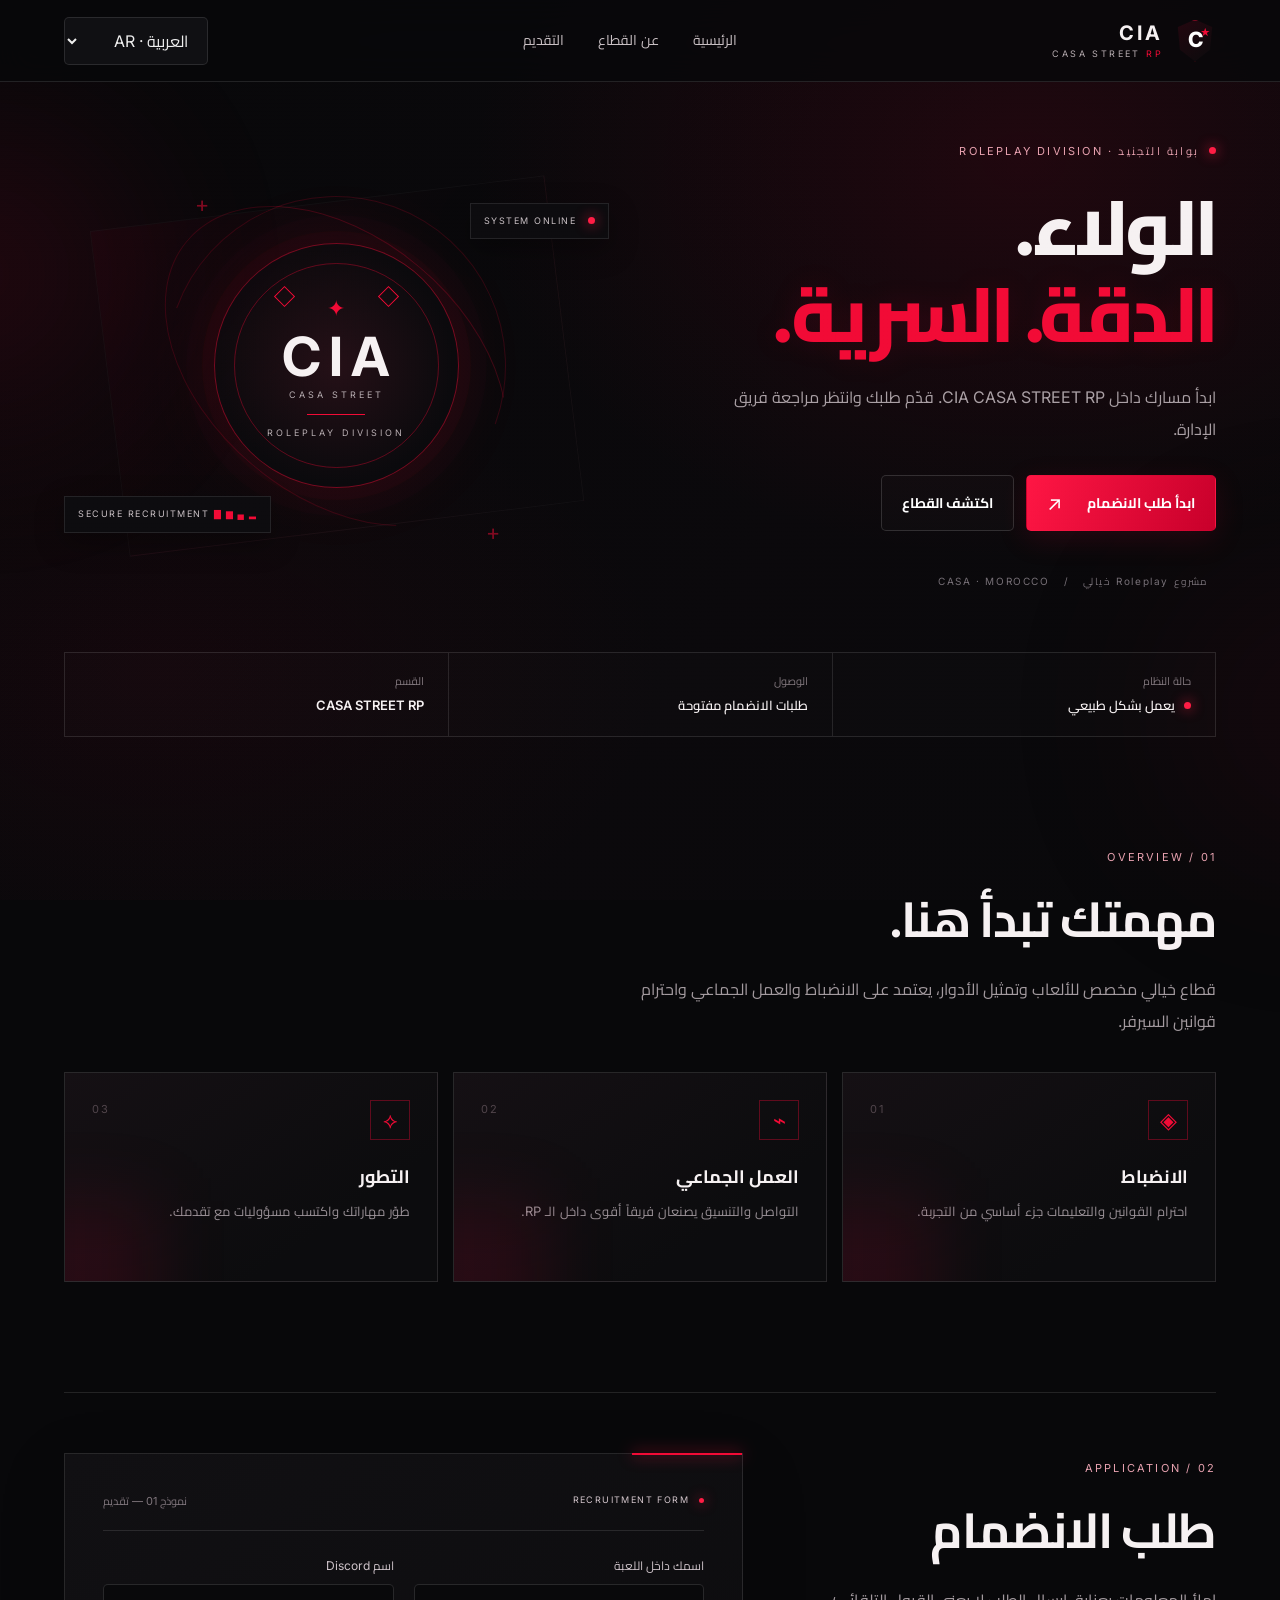
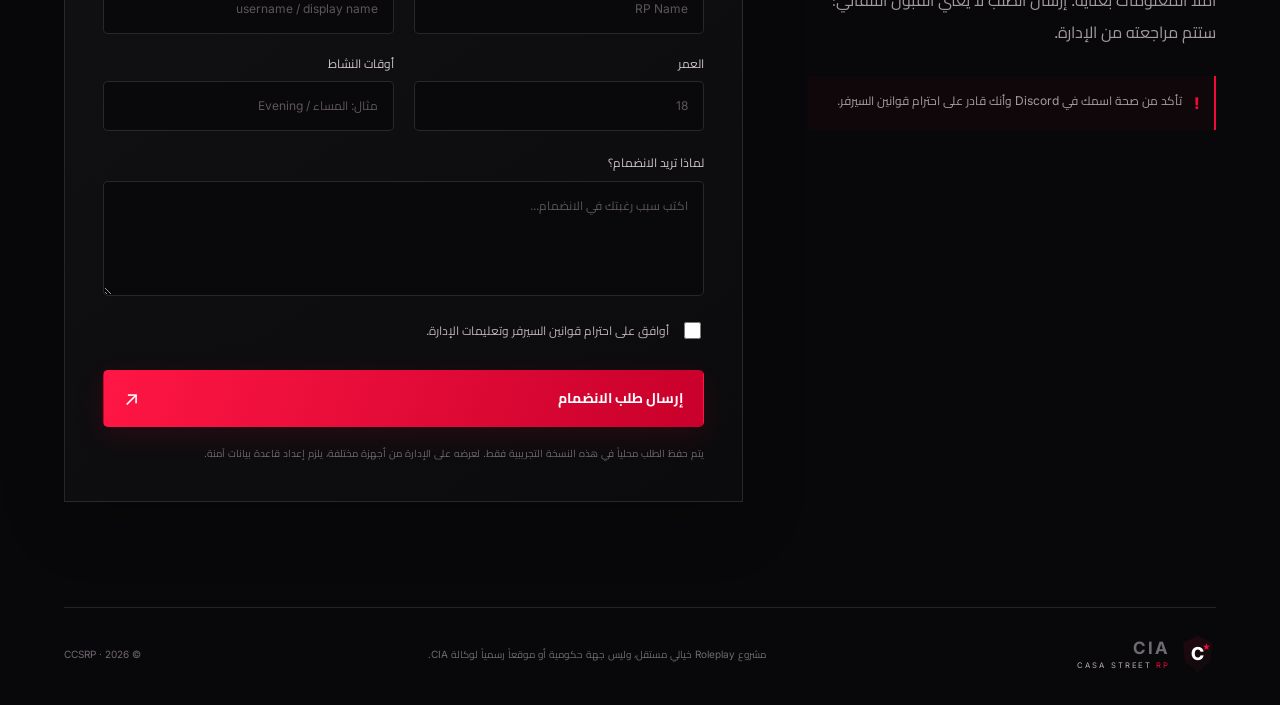
<file: index.html>
<!doctype html>
<html lang="ar" dir="rtl">
<head>
<meta charset="utf-8"><meta name="viewport" content="width=device-width, initial-scale=1">
<meta name="theme-color" content="#09090b"><meta name="description" content="CIA Casa Street RP — fictional roleplay recruitment portal">
<title>CIA CASA STREET RP | Recruitment</title><link rel="stylesheet" href="styles.css">
</head>
<body>
<div class="scanlines" aria-hidden="true"></div><div class="ambient ambient-one"></div><div class="ambient ambient-two"></div>
<header class="topbar"><a class="brand" href="#home" aria-label="CIA Casa Street RP home"><span class="brand-mark">C<span>★</span></span><span><b>CIA</b><small>CASA STREET <i>RP</i></small></span></a>
<nav class="nav"><a href="#home" data-i18n="navHome">الرئيسية</a><a href="#about" data-i18n="navAbout">عن القطاع</a><a href="#apply" data-i18n="navApply">التقديم</a></nav>
<div class="top-actions"><select id="language" aria-label="Language"><option value="ar">العربية · AR</option><option value="en">English · EN</option><option value="es">Español · ES</option></select><button class="menu-btn" id="menuBtn" aria-label="Open menu">☰</button></div></header>
<main id="home"><section class="hero wrap"><div class="hero-copy reveal"><div class="eyebrow"><span class="live-dot"></span><span data-i18n="eyebrow">بوابة التجنيد · ROLEPLAY DIVISION</span></div><h1><span data-i18n="heroLine1">الولاء.</span><br><em data-i18n="heroLine2">الدقة. السرية.</em></h1><p data-i18n="heroDesc">ابدأ مسارك داخل CIA CASA STREET RP. قدّم طلبك وانتظر مراجعة فريق الإدارة.</p><div class="hero-buttons"><a class="btn btn-primary" href="#apply"><span data-i18n="startApply">ابدأ طلب الانضمام</span><b>↗</b></a><a class="btn btn-ghost" href="#about" data-i18n="discover">اكتشف القطاع</a></div><div class="hero-meta"><span><i></i><span data-i18n="fictional">مشروع Roleplay خيالي</span></span><span class="meta-sep">/</span><span>CASA · MOROCCO</span></div></div>
<div class="hero-art reveal delay-1" aria-label="CIA fictional emblem"><div class="orbit orbit-a"></div><div class="orbit orbit-b"></div><div class="emblem"><div class="emblem-inner"><span class="emblem-star">✦</span><strong>CIA</strong><small>CASA STREET</small><span class="emblem-line"></span><small>ROLEPLAY DIVISION</small></div></div><div class="floating-tag tag-top"><span class="live-dot"></span> SYSTEM ONLINE</div><div class="floating-tag tag-bottom"><span class="tiny-bars">▂ ▄ ▆ ▇</span> SECURE RECRUITMENT</div><div class="crosshair crosshair-a">+</div><div class="crosshair crosshair-b">+</div></div></section>
<section class="status-strip wrap reveal"><div><span class="status-label" data-i18n="statusLabel">حالة النظام</span><b><i class="live-dot"></i><span data-i18n="operational">يعمل بشكل طبيعي</span></b></div><div><span class="status-label" data-i18n="accessLabel">الوصول</span><b data-i18n="openApplications">طلبات الانضمام مفتوحة</b></div><div><span class="status-label" data-i18n="divisionLabel">القسم</span><b>CASA STREET RP</b></div></section>
<section class="about-section wrap" id="about"><div class="section-heading reveal"><span class="section-index">01 / OVERVIEW</span><h2 data-i18n="aboutTitle">مهمتك تبدأ <em>هنا.</em></h2><p data-i18n="aboutDesc">قطاع خيالي مخصص للألعاب وتمثيل الأدوار، يعتمد على الانضباط والعمل الجماعي واحترام قوانين السيرفر.</p></div><div class="feature-grid"><article class="feature-card reveal"><span class="feature-icon">◈</span><span class="card-no">01</span><h3 data-i18n="feature1Title">الانضباط</h3><p data-i18n="feature1Desc">احترام القوانين والتعليمات جزء أساسي من التجربة.</p></article><article class="feature-card reveal delay-1"><span class="feature-icon">⌁</span><span class="card-no">02</span><h3 data-i18n="feature2Title">العمل الجماعي</h3><p data-i18n="feature2Desc">التواصل والتنسيق يصنعان فريقاً أقوى داخل الـ RP.</p></article><article class="feature-card reveal delay-2"><span class="feature-icon">⟡</span><span class="card-no">03</span><h3 data-i18n="feature3Title">التطور</h3><p data-i18n="feature3Desc">طوّر مهاراتك واكتسب مسؤوليات مع تقدمك.</p></article></div></section>
<section class="apply-section wrap" id="apply"><div class="apply-intro reveal"><span class="section-index">02 / APPLICATION</span><h2 data-i18n="applyTitle">طلب <em>الانضمام</em></h2><p data-i18n="applyDesc">املأ المعلومات بعناية. إرسال الطلب لا يعني القبول التلقائي؛ ستتم مراجعته من الإدارة.</p><div class="apply-note"><span>!</span><p data-i18n="applyNote">تأكد من صحة اسمك في Discord وأنك قادر على احترام قوانين السيرفر.</p></div></div><form id="applicationForm" class="application-form reveal delay-1"><div class="form-top"><span class="form-chip"><i class="live-dot"></i> RECRUITMENT FORM</span><span class="form-step" data-i18n="formStep">نموذج 01 — تقديم</span></div><div class="form-grid"><label><span data-i18n="labelName">اسمك داخل اللعبة</span><input name="rpName" required maxlength="40" autocomplete="nickname" placeholder="RP Name"></label><label><span data-i18n="labelDiscord">اسم Discord</span><input name="discord" required maxlength="60" placeholder="username / display name"></label><label><span data-i18n="labelAge">العمر</span><input name="age" type="number" min="13" max="99" required placeholder="18"></label><label><span data-i18n="labelHours">أوقات النشاط</span><input name="availability" required maxlength="80" placeholder="مثال: المساء / Evening"></label></div><label class="full-label"><span data-i18n="labelWhy">لماذا تريد الانضمام؟</span><textarea name="reason" rows="4" required minlength="10" maxlength="700" placeholder="..." data-i18n-placeholder="reasonPlaceholder"></textarea></label><label class="consent"><input type="checkbox" name="rules" required><span data-i18n="consent">أوافق على احترام قوانين السيرفر وتعليمات الإدارة.</span></label><button class="btn btn-primary submit-btn" type="submit"><span data-i18n="submit">إرسال طلب الانضمام</span><b>↗</b></button><p class="form-message" id="formMessage" role="status"></p><p class="privacy-hint" data-i18n="privacyHint">يتم حفظ الطلب محلياً في هذه النسخة التجريبية فقط. لعرضه على الإدارة من أجهزة مختلفة، يلزم إعداد قاعدة بيانات آمنة.</p></form></section>
<footer class="footer wrap"><a class="brand brand-small" href="#home"><span class="brand-mark">C<span>★</span></span><span><b>CIA</b><small>CASA STREET <i>RP</i></small></span></a><p data-i18n="footerDisclaimer">مشروع Roleplay خيالي مستقل، وليس جهة حكومية أو موقعاً رسمياً لوكالة CIA.</p><span>© 2026 · CCSRP</span></footer></main>
<script src="app.js"></script></body></html>
</file>
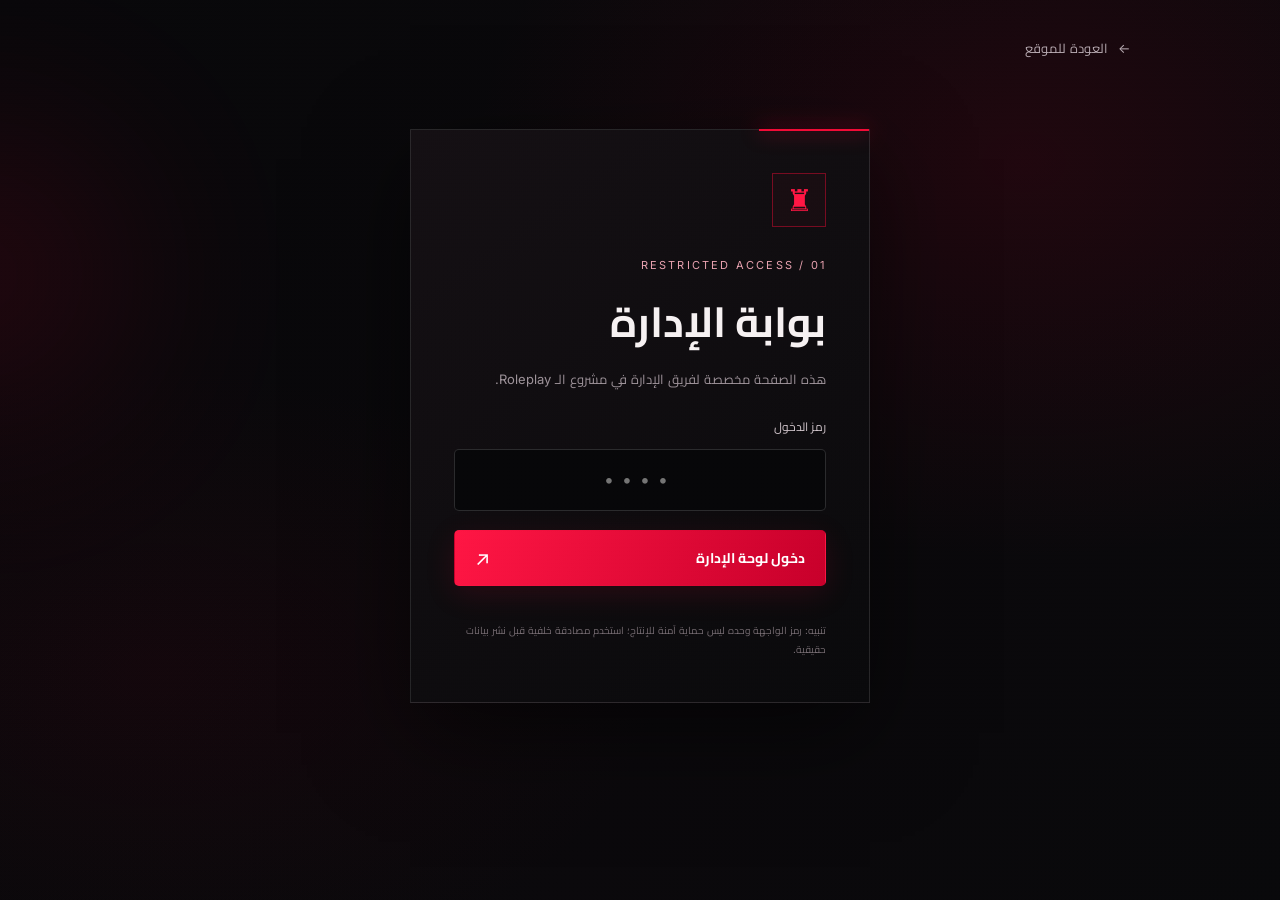
<file: admin.html>
<!doctype html><html lang="ar" dir="rtl"><head><meta charset="utf-8"><meta name="viewport" content="width=device-width,initial-scale=1"><meta name="theme-color" content="#09090b"><title>Admin Access | CCSRP</title><link rel="stylesheet" href="styles.css"><link rel="stylesheet" href="admin.css"></head><body class="admin-page"><div class="scanlines"></div><div class="ambient ambient-one"></div><main class="admin-shell"><a class="back-link" href="index.html">← <span data-i18n="backSite">العودة للموقع</span></a><section class="admin-card" id="loginCard"><div class="admin-symbol">♜</div><span class="section-index">RESTRICTED ACCESS / 01</span><h1 data-i18n="adminTitle">بوابة الإدارة</h1><p data-i18n="adminDesc">هذه الصفحة مخصصة لفريق الإدارة في مشروع الـ Roleplay.</p><form id="adminLogin"><label for="adminCode" data-i18n="codeLabel">رمز الدخول</label><input id="adminCode" type="password" inputmode="numeric" maxlength="20" autocomplete="current-password" placeholder="••••" required><button class="btn btn-primary" type="submit"><span data-i18n="enterAdmin">دخول لوحة الإدارة</span><b>↗</b></button><p class="login-message" id="loginMessage" role="status"></p></form><small class="security-note" data-i18n="securityNote">تنبيه: رمز الواجهة وحده ليس حماية آمنة للإنتاج؛ استخدم مصادقة خلفية قبل نشر بيانات حقيقية.</small></section><section class="admin-dashboard hidden" id="dashboard"><div class="dashboard-head"><div><span class="section-index">CONTROL CENTER / 02</span><h1 data-i18n="dashboardTitle">مركز التحكم</h1></div><button class="btn btn-ghost" id="logoutBtn" data-i18n="logout">خروج</button></div><div class="dashboard-stats"><article><span data-i18n="totalRequests">إجمالي الطلبات</span><b id="requestCount">0</b></article><article><span data-i18n="pendingRequests">قيد المراجعة</span><b id="pendingCount">0</b></article></div><div class="dashboard-section"><div class="dashboard-section-head"><h2 data-i18n="requestsTitle">طلبات الانضمام</h2><button class="btn btn-ghost" id="refreshBtn" data-i18n="refresh">تحديث</button></div><div id="requestsList" class="requests-list"></div><p class="empty-state" id="emptyState" data-i18n="emptyRequests">لا توجد طلبات محفوظة على هذا الجهاز حتى الآن.</p></div><div class="dashboard-section"><h2 data-i18n="membersTitle">إدارة الأعضاء والمهام</h2><p class="dashboard-explain" data-i18n="membersExplain">هذه نسخة واجهة تجريبية. الإدارة الحقيقية للرتب والمهام بين الأجهزة تحتاج قاعدة بيانات وصلاحيات آمنة.</p><div class="member-tools"><input id="memberName" placeholder="Member name"><select id="memberRank"><option>Agent 1</option><option>Agent 2</option><option>Agent 3</option><option>Alpha</option><option>Deputy</option></select><input id="memberTask" placeholder="Task / المهمة"><button class="btn btn-primary" id="addMemberBtn" data-i18n="addMember">إضافة عضو</button></div><div id="membersList" class="members-list"></div></div></section></main><script src="app.js"></script><script src="admin.js"></script></body></html>
</file>
<file: styles.css>
@import url('https://fonts.googleapis.com/css2?family=Inter:wght@400;500;600;700;800&family=Cairo:wght@400;500;600;700;800&display=swap');
:root{--bg:#08080a;--panel:#101013;--panel2:#151115;--red:#f20b36;--red2:#9d0927;--text:#f6f1f2;--muted:#a39a9f;--line:rgba(255,255,255,.11);--font:Inter,Cairo,Arial,sans-serif}*{box-sizing:border-box}html{scroll-behavior:smooth;scroll-padding-top:90px}body{margin:0;background:var(--bg);color:var(--text);font-family:var(--font);overflow-x:hidden;line-height:1.65}body:before{content:"";position:fixed;inset:0;pointer-events:none;z-index:-2;background:radial-gradient(ellipse at 80% 18%,rgba(130,0,28,.18),transparent 38%),radial-gradient(ellipse at 12% 75%,rgba(105,0,25,.11),transparent 32%),linear-gradient(120deg,#08080a,#0b090c 60%,#09090b)}.scanlines{position:fixed;inset:0;z-index:10;pointer-events:none;opacity:.13;background:repeating-linear-gradient(to bottom,transparent 0,transparent 3px,rgba(255,255,255,.035) 4px)}.ambient{position:fixed;width:280px;height:280px;border-radius:50%;filter:blur(100px);opacity:.14;pointer-events:none;z-index:-1;animation:floatGlow 10s ease-in-out infinite alternate}.ambient-one{background:#e60036;top:15%;left:-160px}.ambient-two{background:#6f001c;right:-180px;bottom:5%;animation-delay:-4s}@keyframes floatGlow{to{transform:translate(60px,-35px) scale(1.2);opacity:.23}}a{color:inherit;text-decoration:none}.topbar{height:82px;border-bottom:1px solid var(--line);display:flex;align-items:center;justify-content:space-between;padding:0 max(5vw,24px);gap:25px;background:rgba(8,8,10,.82);backdrop-filter:blur(18px);position:sticky;top:0;z-index:20}.brand{display:flex;align-items:center;gap:11px;min-width:max-content}.brand>span:last-child{display:flex;flex-direction:column;line-height:1.1}.brand b{font-size:20px;letter-spacing:3px}.brand small{font-size:9px;letter-spacing:2.4px;color:#b8aeb2;margin-top:5px}.brand small i{color:var(--red);font-style:normal}.brand-mark{width:42px;height:42px;border:1px solid #f20b366e;background:linear-gradient(145deg,#24070f,#0b0b0d);display:grid;place-items:center;position:relative;clip-path:polygon(50% 0,91% 18%,86% 72%,50% 100%,14% 72%,9% 18%);font-weight:800;font-size:21px;color:white}.brand-mark span{position:absolute;color:var(--red);font-size:10px;top:3px;right:5px}.nav{display:flex;align-items:center;gap:34px}.nav a{font-size:14px;color:#c9c0c4;transition:color .25s}.nav a:hover{color:white}.nav a:after{content:"";display:block;width:0;height:2px;background:var(--red);transition:width .25s}.nav a:hover:after{width:100%}.top-actions{display:flex;gap:10px;align-items:center}select,input,textarea{font:inherit}.top-actions select{background:#101013;color:#eee;border:1px solid var(--line);padding:12px 15px;border-radius:5px;max-width:180px}.menu-btn{display:none;background:transparent;color:white;border:1px solid var(--line);padding:10px 13px;border-radius:5px}.wrap{width:min(1160px,90vw);margin-inline:auto}.hero{min-height:570px;display:grid;grid-template-columns:1.02fr .98fr;align-items:center;gap:40px;padding-top:55px;padding-bottom:58px}.eyebrow,.section-index{font-size:11px;letter-spacing:2.2px;color:#e8a2b0;text-transform:uppercase}.eyebrow{display:flex;align-items:center;gap:10px}.live-dot{display:inline-block;width:7px;height:7px;border-radius:50%;background:#ff1d45;box-shadow:0 0 13px #ff1d45;animation:pulse 1.8s infinite}@keyframes pulse{50%{opacity:.35;box-shadow:0 0 3px #ff1d45}}h1,h2,h3,p{margin-top:0}.hero h1{font-size:clamp(46px,6vw,78px);line-height:1.13;letter-spacing:-2.8px;margin:25px 0 22px;font-weight:800}.hero h1 em,.section-heading h2 em,.apply-intro h2 em{font-style:normal;color:var(--red);text-shadow:0 0 30px #ef003622}.hero-copy>p{max-width:510px;color:#aaa0a5;font-size:16px;line-height:2}.hero-buttons{display:flex;gap:12px;flex-wrap:wrap;margin-top:30px}.btn{border:1px solid transparent;border-radius:5px;display:inline-flex;align-items:center;justify-content:space-between;gap:25px;padding:14px 20px;min-height:49px;font:700 14px var(--font);cursor:pointer;transition:transform .25s,box-shadow .25s,border-color .25s;background:none;color:white}.btn:hover{transform:translateY(-3px)}.btn-primary{background:linear-gradient(110deg,#ff1644,#c8002b);box-shadow:0 8px 30px #f20b3620;color:white}.btn-primary:hover{box-shadow:0 10px 38px #f20b3648}.btn-primary b{font-size:20px;font-weight:400}.btn-ghost{border-color:#ffffff25;background:#ffffff04}.btn-ghost:hover{border-color:#f20b367d}.hero-meta{display:flex;align-items:center;gap:14px;margin-top:42px;color:#777077;font-size:10px;letter-spacing:1.6px}.hero-meta>span:first-child{display:flex;align-items:center;gap:8px}.hero-art{height:410px;position:relative;display:grid;place-items:center;isolation:isolate}.hero-art:before{content:"";position:absolute;inset:10% 8%;background:linear-gradient(135deg,#5c001a20,transparent 50%);border:1px solid #ffffff08;transform:rotate(-7deg)}.emblem{width:245px;height:245px;border-radius:50%;display:grid;place-items:center;background:radial-gradient(circle,#251017 0,#0b0a0d 68%);border:1px solid #f20b3677;box-shadow:0 0 0 12px #f20b3608,0 0 0 28px #f20b3604,0 0 70px #ef00361c;animation:emblemFloat 5s ease-in-out infinite}.emblem-inner{width:205px;height:205px;border:1px solid #f20b365c;border-radius:50%;display:flex;flex-direction:column;align-items:center;justify-content:center;gap:4px;position:relative}.emblem-inner:before,.emblem-inner:after{content:"";position:absolute;width:13px;height:13px;border:1px solid var(--red);transform:rotate(45deg);top:25px}.emblem-inner:before{left:42px}.emblem-inner:after{right:42px}.emblem-star{font-size:22px;color:var(--red)}.emblem-inner strong{font-size:54px;letter-spacing:8px;margin-left:8px;line-height:1}.emblem-inner small{font-size:9px;letter-spacing:3px;color:#b8aeb2}.emblem-line{width:58px;height:1px;background:var(--red);margin:7px 0}.orbit{position:absolute;border:1px solid #f20b362c;border-radius:50%;width:340px;height:340px;transform:rotate(-25deg)}.orbit-a{border-left-color:transparent;border-bottom-color:transparent;animation:spin 22s linear infinite}.orbit-b{width:390px;height:260px;border-right-color:transparent;border-top-color:#f20b363a;transform:rotate(40deg);animation:spinReverse 28s linear infinite}.floating-tag{position:absolute;background:#0d0c0f;border:1px solid #ffffff18;padding:10px 13px;font-size:9px;letter-spacing:1.5px;color:#c9c0c4;box-shadow:0 10px 30px #0005;animation:tagFloat 4s ease-in-out infinite}.floating-tag .live-dot{margin-inline-end:7px}.tag-top{top:42px;right:0}.tag-bottom{bottom:38px;left:0;animation-delay:-2s}.tiny-bars{color:var(--red);letter-spacing:1px}.crosshair{position:absolute;color:#f20b3680;font-size:22px}.crosshair-a{top:25px;left:24%}.crosshair-b{bottom:20px;right:20%}@keyframes spin{to{transform:rotate(335deg)}}@keyframes spinReverse{to{transform:rotate(-320deg)}}@keyframes emblemFloat{50%{transform:translateY(-8px)}}@keyframes tagFloat{50%{transform:translateY(-7px)}}.status-strip{display:grid;grid-template-columns:repeat(3,1fr);border:1px solid var(--line);background:#ffffff03;margin-bottom:105px}.status-strip>div{padding:19px 24px;display:flex;flex-direction:column;gap:5px;border-inline-end:1px solid var(--line)}.status-strip>div:last-child{border:0}.status-label{color:#82787e;font-size:11px}.status-strip b{font-size:13px;font-weight:600;display:flex;align-items:center;gap:9px}.about-section{padding-bottom:110px}.section-heading{max-width:650px;margin-bottom:35px}.section-heading h2,.apply-intro h2{font-size:clamp(34px,4vw,49px);letter-spacing:-1.4px;margin:12px 0}.section-heading p,.apply-intro>p{color:var(--muted);line-height:2;max-width:610px}.feature-grid{display:grid;grid-template-columns:repeat(3,1fr);gap:15px}.feature-card{position:relative;border:1px solid var(--line);background:linear-gradient(145deg,#151014,#0c0c0e 72%);padding:27px;min-height:210px;overflow:hidden;transition:transform .3s,border-color .3s}.feature-card:hover{transform:translateY(-6px);border-color:#f20b3675}.feature-card:after{content:"";position:absolute;bottom:-70px;left:-60px;width:150px;height:150px;background:#d0003020;filter:blur(35px)}.feature-icon{display:grid;place-items:center;width:40px;height:40px;border:1px solid #f20b365c;color:var(--red);font-size:22px}.card-no{position:absolute;top:27px;left:27px;color:#51454b;font-size:11px;letter-spacing:2px}.feature-card h3{margin:22px 0 7px;font-size:18px}.feature-card p{margin:0;color:#999096;font-size:13px;line-height:1.9}.apply-section{display:grid;grid-template-columns:.75fr 1.25fr;gap:65px;padding:60px 0 105px;border-top:1px solid var(--line);align-items:start}.apply-intro{position:sticky;top:120px}.apply-note{display:flex;gap:12px;border-inline-start:2px solid var(--red);background:#f20b3608;padding:14px;margin-top:28px}.apply-note>span{color:var(--red);font-weight:800}.apply-note p{color:#a69ca1;font-size:12px;line-height:1.9;margin:0}.application-form{border:1px solid #ffffff1b;background:linear-gradient(145deg,#111013,#0b0b0d);padding:clamp(20px,4vw,38px);box-shadow:0 20px 60px #0003;position:relative}.application-form:before{content:"";position:absolute;top:-1px;right:0;width:110px;height:2px;background:var(--red);box-shadow:0 0 15px #ff1644}.form-top{display:flex;justify-content:space-between;align-items:center;gap:10px;border-bottom:1px solid var(--line);padding-bottom:20px;margin-bottom:25px}.form-chip{font-size:9px;letter-spacing:1.4px;color:#d4c6cc}.form-chip .live-dot{width:5px;height:5px;margin-inline-end:6px}.form-step{font-size:11px;color:#80767d}.form-grid{display:grid;grid-template-columns:repeat(2,minmax(0,1fr));gap:20px}.application-form label{display:flex;flex-direction:column;gap:8px;color:#cfc4ca;font-size:12px}.application-form input:not([type=checkbox]),.application-form textarea,.member-tools input,.member-tools select{width:100%;min-width:0;background:#09090b;border:1px solid #ffffff20;border-radius:5px;padding:14px 15px;color:white;outline:none;transition:border-color .2s,box-shadow .2s}.application-form input:focus,.application-form textarea:focus,.member-tools input:focus,.member-tools select:focus{border-color:#f20b36a8;box-shadow:0 0 0 3px #f20b3610}.application-form input::placeholder,.application-form textarea::placeholder{color:#5e555b}.full-label{margin-top:22px}.application-form textarea{resize:vertical;min-height:115px}.consent{display:flex!important;flex-direction:row!important;align-items:center;gap:11px!important;margin:23px 0;color:#bdb2b8!important}.consent input{accent-color:var(--red);width:17px;height:17px}.submit-btn{width:100%;margin-top:5px;min-height:57px}.form-message{margin:12px 0 0;font-size:13px;color:#ff9db1}.privacy-hint{margin:17px 0 0;color:#70676d;font-size:10px;line-height:1.9}.footer{display:flex;align-items:center;justify-content:space-between;gap:20px;padding:25px 0 30px;border-top:1px solid var(--line);color:#716970;font-size:10px}.footer p{margin:0;max-width:520px}.brand-small{transform:scale(.85);transform-origin:right center}.reveal{opacity:0;transform:translateY(22px);animation:revealIn .8s cubic-bezier(.2,.7,.2,1) forwards}.delay-1{animation-delay:.15s}.delay-2{animation-delay:.3s}@keyframes revealIn{to{opacity:1;transform:translateY(0)}}.hidden{display:none!important}html[dir="ltr"] .hero h1{letter-spacing:-2px}html[dir="ltr"] .brand-mark{clip-path:polygon(50% 0,91% 18%,86% 72%,50% 100%,14% 72%,9% 18%)}
@media(max-width:850px){.topbar{padding-inline:5vw}.nav{gap:16px}.hero{gap:10px;grid-template-columns:1fr  .85fr}.hero h1{font-size:clamp(43px,7vw,64px)}.emblem{width:200px;height:200px}.emblem-inner{width:168px;height:168px}.emblem-inner strong{font-size:43px}.orbit{width:285px;height:285px}.orbit-b{width:310px;height:220px}.hero-art{height:340px}.apply-section{gap:30px;grid-template-columns:.8fr 1.2fr}.status-strip{margin-bottom:75px}}
@media(max-width:650px){.topbar{height:70px;gap:8px}.brand b{font-size:17px}.brand-mark{width:36px;height:36px}.brand small{font-size:8px;letter-spacing:1.5px}.menu-btn{display:block}.top-actions select{font-size:11px;padding:9px 7px;max-width:135px}.nav{display:none;position:absolute;top:69px;left:0;right:0;padding:17px 6vw;background:#0c0b0e;border-bottom:1px solid var(--line);flex-direction:column;align-items:stretch;gap:0}.nav.open{display:flex}.nav a{padding:12px 0}.hero{grid-template-columns:1fr;padding-top:45px;gap:0}.hero-copy{order:1}.hero-art{order:0;height:285px;margin-bottom:25px}.hero h1{font-size:clamp(45px,13vw,65px);margin-top:19px}.hero-copy>p{font-size:14px}.hero-meta{margin-top:28px;flex-wrap:wrap}.emblem{width:175px;height:175px}.emblem-inner{width:148px;height:148px}.emblem-inner strong{font-size:38px}.emblem-inner small{font-size:7px}.emblem-inner:before,.emblem-inner:after{top:17px}.orbit{width:240px;height:240px}.orbit-b{width:265px;height:180px}.floating-tag{font-size:7px;padding:8px}.tag-top{top:12px;right:2%}.tag-bottom{bottom:14px;left:1%}.status-strip{grid-template-columns:1fr;margin-bottom:70px}.status-strip>div{border-inline-end:0;border-bottom:1px solid var(--line);padding:14px 18px}.status-strip>div:last-child{border-bottom:0}.about-section{padding-bottom:70px}.feature-grid{grid-template-columns:1fr;gap:10px}.feature-card{min-height:165px;padding:22px}.apply-section{grid-template-columns:1fr;gap:27px;padding:40px 0 65px}.apply-intro{position:static}.form-grid{grid-template-columns:1fr;gap:16px}.application-form{padding:20px}.footer{align-items:flex-start;flex-direction:column;gap:13px}.footer p{line-height:1.9}.brand-small{transform-origin:right center}.wrap{width:90vw}}
@media(prefers-reduced-motion:reduce){*,*:before,*:after{scroll-behavior:auto!important;animation-duration:.01ms!important;animation-iteration-count:1!important;transition-duration:.01ms!important}}
</file>
<file: admin.css>
.admin-page{min-height:100vh}.admin-shell{width:min(980px,92vw);margin:0 auto;padding:34px 0 80px;position:relative;z-index:1}.back-link{display:inline-flex;gap:10px;color:#b7aab1;font-size:13px;margin-bottom:25px}.back-link:hover{color:white}.admin-card{width:min(460px,100%);margin:5vh auto 0;padding:clamp(25px,5vw,43px);border:1px solid #ffffff1c;background:linear-gradient(145deg,#151014,#0a0a0c);position:relative;box-shadow:0 30px 90px #0008;animation:adminEnter .65s ease both}.admin-card:before{content:"";position:absolute;top:-1px;right:0;width:110px;height:2px;background:#f20b36;box-shadow:0 0 20px #f20b36}.admin-symbol{width:54px;height:54px;display:grid;place-items:center;border:1px solid #f20b3670;color:#ff1744;font-size:30px;margin-bottom:23px;background:#f20b3609}.admin-card h1,.dashboard-head h1{font-size:clamp(30px,5vw,42px);margin:10px 0}.admin-card>p{font-size:13px;color:#9e939a;line-height:2}.admin-card form{display:grid;gap:12px;margin-top:25px}.admin-card label{font-size:12px;color:#d0c4ca}.admin-card input{background:#070709;border:1px solid #ffffff25;color:white;padding:15px;border-radius:5px;outline:none;letter-spacing:8px;text-align:center;font-size:18px}.admin-card input:focus{border-color:#f20b36;box-shadow:0 0 0 3px #f20b3614}.admin-card .btn{width:100%;margin-top:7px}.login-message{font-size:12px;color:#ff9db1;margin:0}.security-note{display:block;color:#776d73;font-size:10px;line-height:1.9;margin-top:23px}.admin-dashboard{animation:adminEnter .5s ease both}.dashboard-head,.dashboard-section-head{display:flex;align-items:center;justify-content:space-between;gap:20px}.dashboard-head{margin:35px 0 25px}.dashboard-head h1{margin-bottom:0}.dashboard-stats{display:grid;grid-template-columns:repeat(2,minmax(0,1fr));gap:15px;margin-bottom:25px}.dashboard-stats article,.dashboard-section{border:1px solid var(--line);background:#ffffff04;padding:22px}.dashboard-stats article{display:flex;flex-direction:column;gap:10px;color:#a69ba2;font-size:12px}.dashboard-stats b{font-size:30px;color:white}.dashboard-section{margin-bottom:18px}.dashboard-section h2{font-size:19px;margin:0}.dashboard-section-head{margin-bottom:18px}.dashboard-explain{color:#a69ba2;font-size:12px;line-height:2}.requests-list,.members-list{display:grid;gap:12px}.request-card,.member-card{border:1px solid #ffffff16;background:#0b0a0d;padding:17px}.request-card-head,.member-card-head{display:flex;justify-content:space-between;gap:10px;align-items:start}.request-card h3,.member-card h3{font-size:15px;margin:0}.request-card small,.member-card small{color:#82777e;font-size:10px}.request-card p{font-size:12px;color:#b5aab0;line-height:1.9;white-space:pre-wrap;overflow-wrap:anywhere}.request-fields{display:grid;grid-template-columns:repeat(2,minmax(0,1fr));gap:8px;margin:15px 0;color:#a99ea4;font-size:11px}.request-actions{display:flex;gap:8px;flex-wrap:wrap}.request-actions button,.member-card button{border:1px solid #ffffff20;background:#171216;color:#e9dfe4;border-radius:4px;padding:8px 12px;cursor:pointer;font:600 11px var(--font)}.request-actions button:hover,.member-card button:hover{border-color:#f20b36}.request-actions .accept{border-color:#1c6e4a;color:#7ce0ac}.request-actions .reject{border-color:#8e1833;color:#ff91a7}.status-pill{border:1px solid #7b5a1a;color:#edc66c;padding:3px 8px;border-radius:3px;font-size:10px;white-space:nowrap}.status-pill.accepted{border-color:#1c6e4a;color:#7ce0ac}.status-pill.rejected{border-color:#8e1833;color:#ff91a7}.empty-state{color:#82777e;font-size:12px;padding:15px 0}.member-tools{display:grid;grid-template-columns:1fr 1fr 1.2fr auto;gap:8px;margin:17px 0}.member-tools input,.member-tools select{font-size:12px;padding:11px}.member-tools .btn{padding:10px;font-size:11px;min-height:42px}.member-card{display:flex;justify-content:space-between;align-items:center;gap:12px}.member-card p{font-size:11px;color:#a69ba2;margin:5px 0 0}.member-card .member-info{min-width:0;overflow-wrap:anywhere}@keyframes adminEnter{from{opacity:0;transform:translateY(15px)}to{opacity:1;transform:translateY(0)}}
@media(max-width:700px){.admin-shell{padding-top:22px}.admin-card{margin-top:3vh}.dashboard-head{align-items:flex-start}.dashboard-stats{gap:8px}.dashboard-stats article,.dashboard-section{padding:16px}.member-tools{grid-template-columns:1fr 1fr}.member-tools .btn{grid-column:1/-1}.request-fields{grid-template-columns:1fr}.request-card-head{align-items:flex-start}.member-card{align-items:flex-start}.dashboard-section-head{align-items:flex-start}}
</file>
